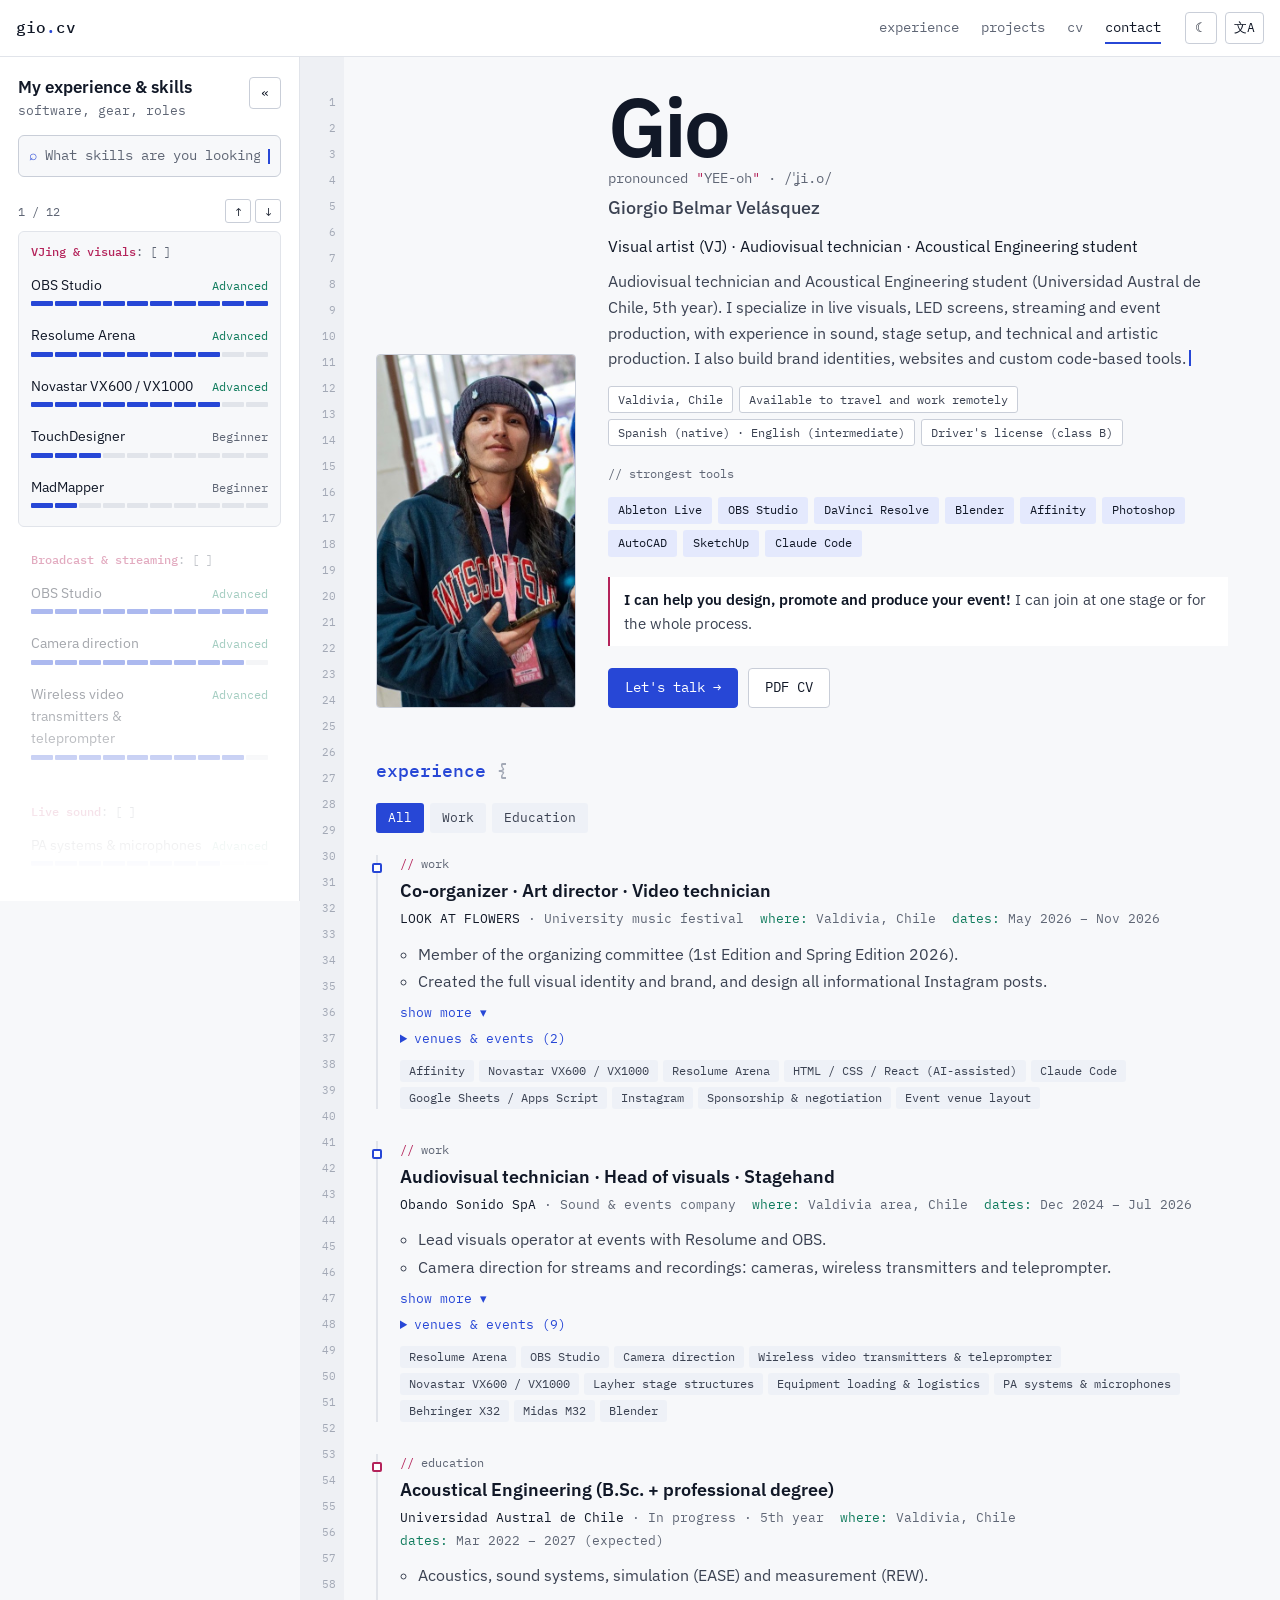
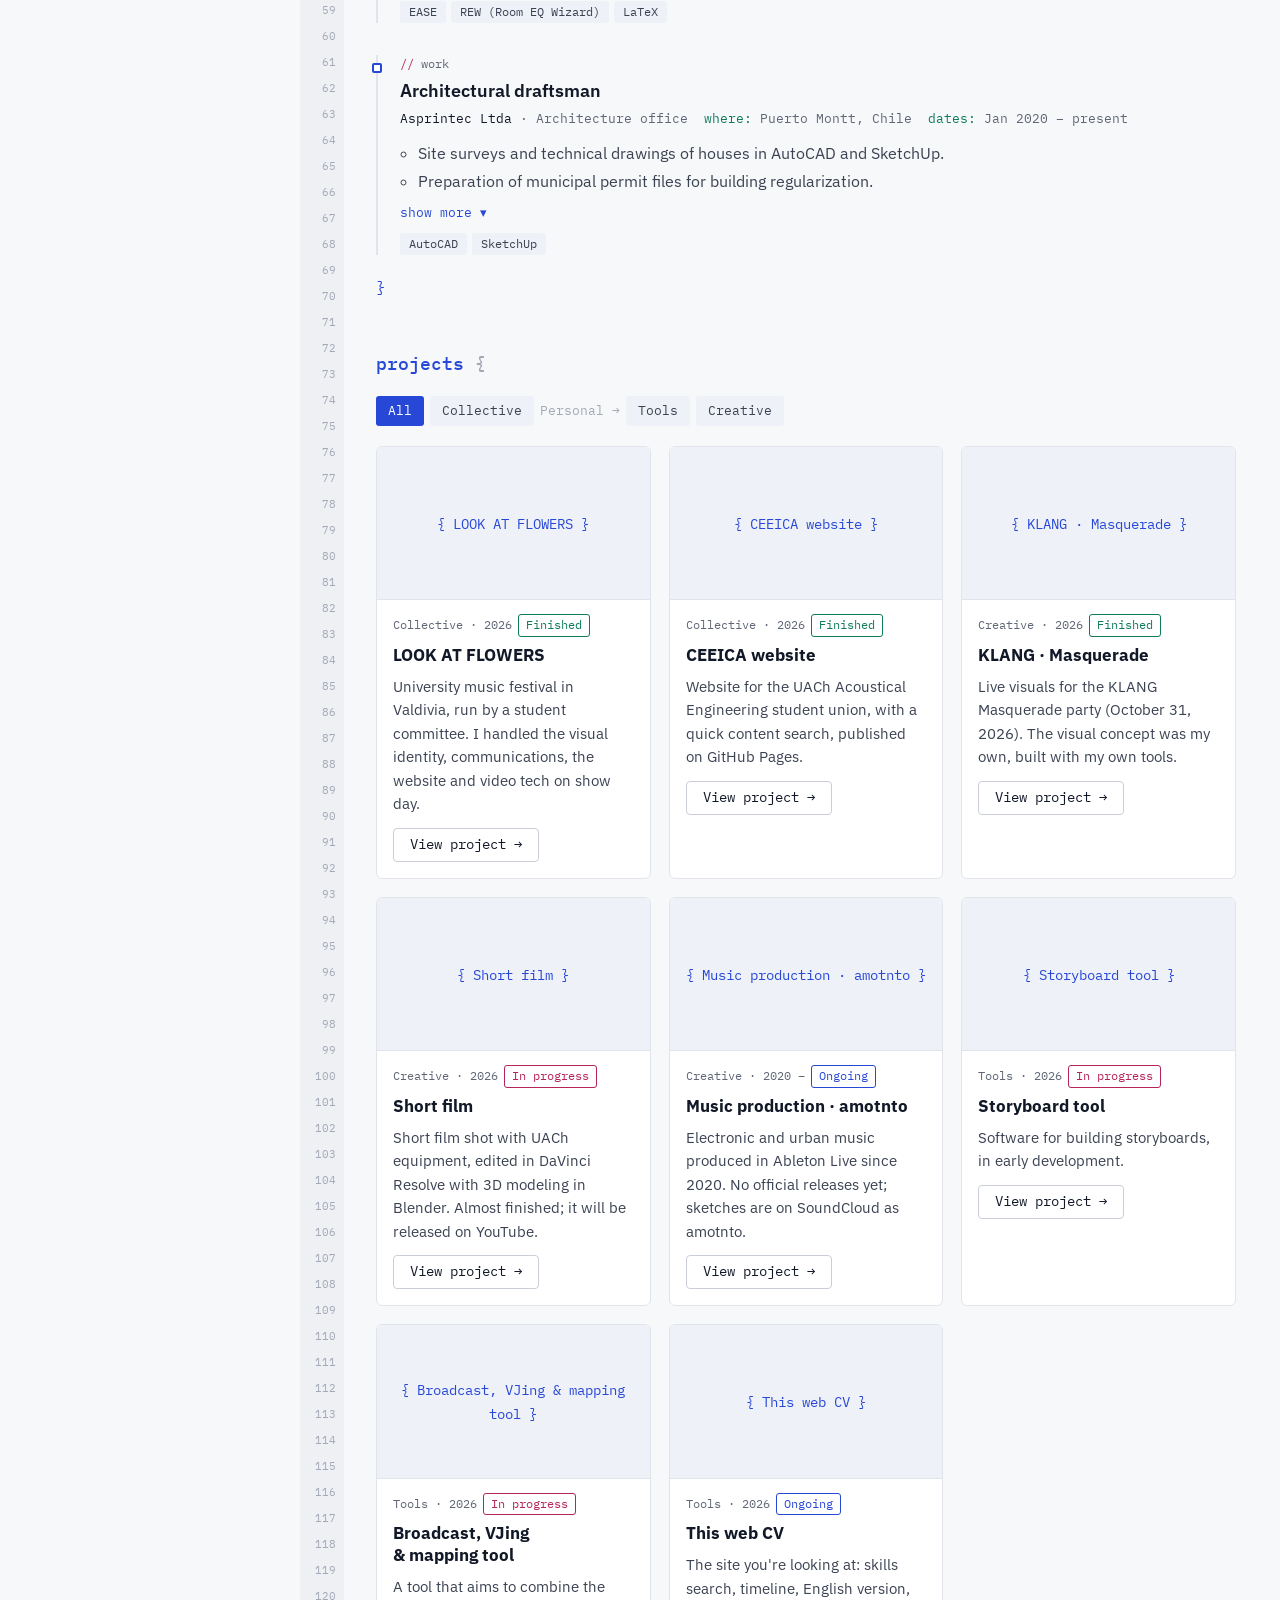
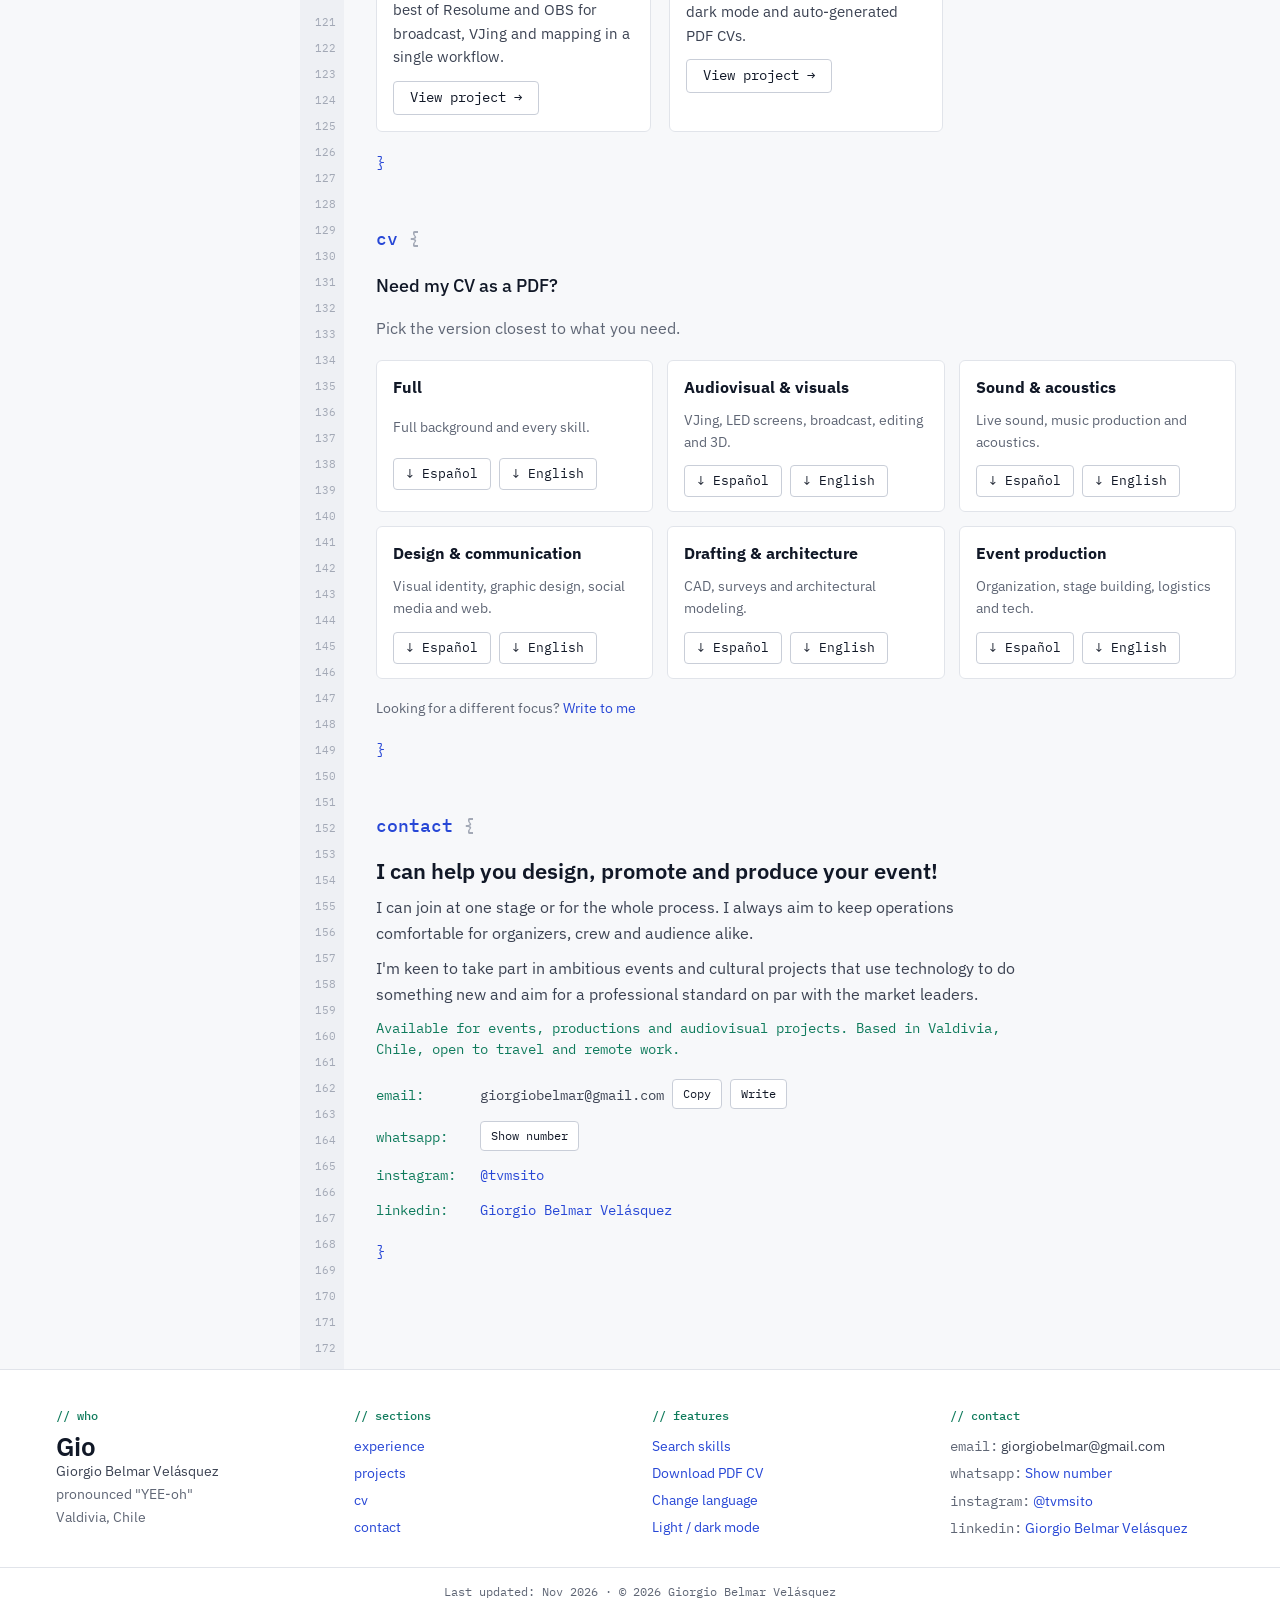
<file: index.html>
<!doctype html>
<html lang="es">
<head>
<meta charset="utf-8">
<meta name="viewport" content="width=device-width, initial-scale=1, viewport-fit=cover">
<title>Gio · Visualista y técnico audiovisual</title>
<meta name="description" content="CV de Gio (Giorgio Belmar Velásquez): visuales en vivo, pantallas LED, broadcast, sonido y diseño para eventos. Valdivia, Chile.">
<meta property="og:type" content="profile">
<meta property="og:title" content="Gio · Visualista y técnico audiovisual">
<meta property="og:description" content="Visuales en vivo, pantallas LED, broadcast, sonido y diseño para eventos. Valdivia, Chile.">
<meta property="og:image" content="https://gio-belmar.github.io/assets/og.png">
<meta property="og:url" content="https://gio-belmar.github.io/">
<meta name="twitter:card" content="summary_large_image">
<meta name="theme-color" content="#2747d6">
<link rel="icon" href="assets/favicon.svg" type="image/svg+xml">
<script>
  /* Aplica tema e idioma antes de pintar, para evitar parpadeo */
  (function(){try{var t=localStorage.getItem('gio-theme');if(t)document.documentElement.dataset.theme=t;}catch(e){}})();
</script>
<link rel="preconnect" href="https://fonts.googleapis.com">
<link rel="preconnect" href="https://fonts.gstatic.com" crossorigin>
<link rel="stylesheet" href="https://fonts.googleapis.com/css2?family=IBM+Plex+Mono:wght@400;500&family=IBM+Plex+Sans:wght@400;500;600&display=swap">
<link rel="stylesheet" href="css/style.css">
</head>
<body data-page="home">
<a class="skip" href="#main" data-i18n="skip">Saltar al contenido</a>

<header class="nav" id="top">
  <div class="nav-in">
    <a class="brand" href="#top" aria-label="Gio, inicio">gio<b>.</b>cv</a>
    <nav class="links" id="navLinks" aria-label="Secciones">
      <a href="#trayectoria" data-i18n="nav.timeline">trayectoria</a>
      <a href="#proyectos" data-i18n="nav.projects">proyectos</a>
      <a href="#cv" data-i18n="nav.cv">cv</a>
      <a href="#contacto" data-i18n="nav.contact">contacto</a>
    </nav>
    <div class="nav-tools">
      <button class="icon-btn" id="themeBtn" type="button" aria-label="Cambiar a modo oscuro">☾</button>
      <div class="lang">
        <button class="icon-btn" id="langBtn" type="button" aria-haspopup="true" aria-expanded="false" aria-controls="langMenu" aria-label="Idioma / Language">文A</button>
        <div class="lang-menu" id="langMenu" role="menu" hidden>
          <button type="button" role="menuitemradio" data-lang="es">Español</button>
          <button type="button" role="menuitemradio" data-lang="en">English</button>
        </div>
      </div>
      <button class="icon-btn menu-btn" id="menuBtn" type="button" aria-expanded="false" aria-controls="navLinks" aria-label="Menú">☰</button>
    </div>
  </div>
</header>

<div class="layout">
  <aside class="side" id="side" aria-label="Habilidades">
    <div class="side-in">
      <div class="side-head">
        <div>
          <h2 class="side-title" data-i18n="side.title">Mi experiencia y habilidades</h2>
          <p class="side-sub" data-i18n="side.sub">softwares, equipos, roles</p>
        </div>
        <button class="icon-btn side-toggle" id="sideToggle" type="button" aria-expanded="true" aria-controls="side" aria-label="Plegar panel">«</button>
      </div>
      <div class="search-wrap">
        <label class="search" for="q">
          <span class="search-p" aria-hidden="true">⌕</span>
          <input id="q" type="search" autocomplete="off" spellcheck="false" placeholder="¿Qué habilidades buscas?">
          <span class="cur blink" aria-hidden="true"></span>
          <button type="button" class="clear" id="qClear" aria-label="Limpiar búsqueda" hidden>✕</button>
        </label>
        <div class="areas" id="areas" hidden></div>
      </div>
      <div id="results" class="results" hidden aria-live="polite"></div>
      <div id="carousel" class="car" aria-roledescription="carrusel"></div>
    </div>
  </aside>

  <main class="main" id="main">
    <div class="gutter" id="gutter" aria-hidden="true"></div>

    <section class="hero" id="hero"></section>

    <section class="sec" id="trayectoria" aria-labelledby="h-tl">
      <h2 class="sec-h" id="h-tl"><b data-i18n="sec.timeline">trayectoria</b> <i>{</i></h2>
      <div class="filters" id="tlFilter" role="group"></div>
      <ol class="tl" id="timeline"></ol>
      <p class="close">}</p>
    </section>

    <section class="sec" id="proyectos" aria-labelledby="h-pr">
      <h2 class="sec-h" id="h-pr"><b data-i18n="sec.projects">proyectos</b> <i>{</i></h2>
      <div class="filters" id="prFilter" role="group"></div>
      <div class="cards" id="projects"></div>
      <p class="close">}</p>
    </section>

    <section class="sec" id="cv" aria-labelledby="h-cv">
      <h2 class="sec-h" id="h-cv"><b data-i18n="sec.cv">cv</b> <i>{</i></h2>
      <p class="lead" data-i18n="cv.title">¿Necesitas mi CV en PDF?</p>
      <p class="muted" data-i18n="cv.sub">Elige la versión que más se acerque a lo que buscas.</p>
      <div class="pdfs" id="pdfs"></div>
      <p class="muted small"><span data-i18n="cv.other">¿Buscas otro enfoque?</span> <a href="#contacto" data-i18n="cv.write">Escríbeme</a></p>
      <p class="close">}</p>
    </section>

    <section class="sec" id="contacto" aria-labelledby="h-ct">
      <h2 class="sec-h" id="h-ct"><b data-i18n="sec.contact">contacto</b> <i>{</i></h2>
      <div class="pitch" id="availability"></div>
      <dl class="contact" id="contact"></dl>
      <p class="close">}</p>
    </section>
  </main>
</div>

<button class="fab" id="fab" type="button" aria-controls="side" aria-expanded="false" data-i18n="fab">Habilidades</button>
<div class="scrim" id="scrim" hidden></div>
<div class="pop" id="pop" role="tooltip" hidden></div>

<footer class="foot" id="footer"></footer>

<script src="js/app.js"></script>
</body>
</html>
</file>
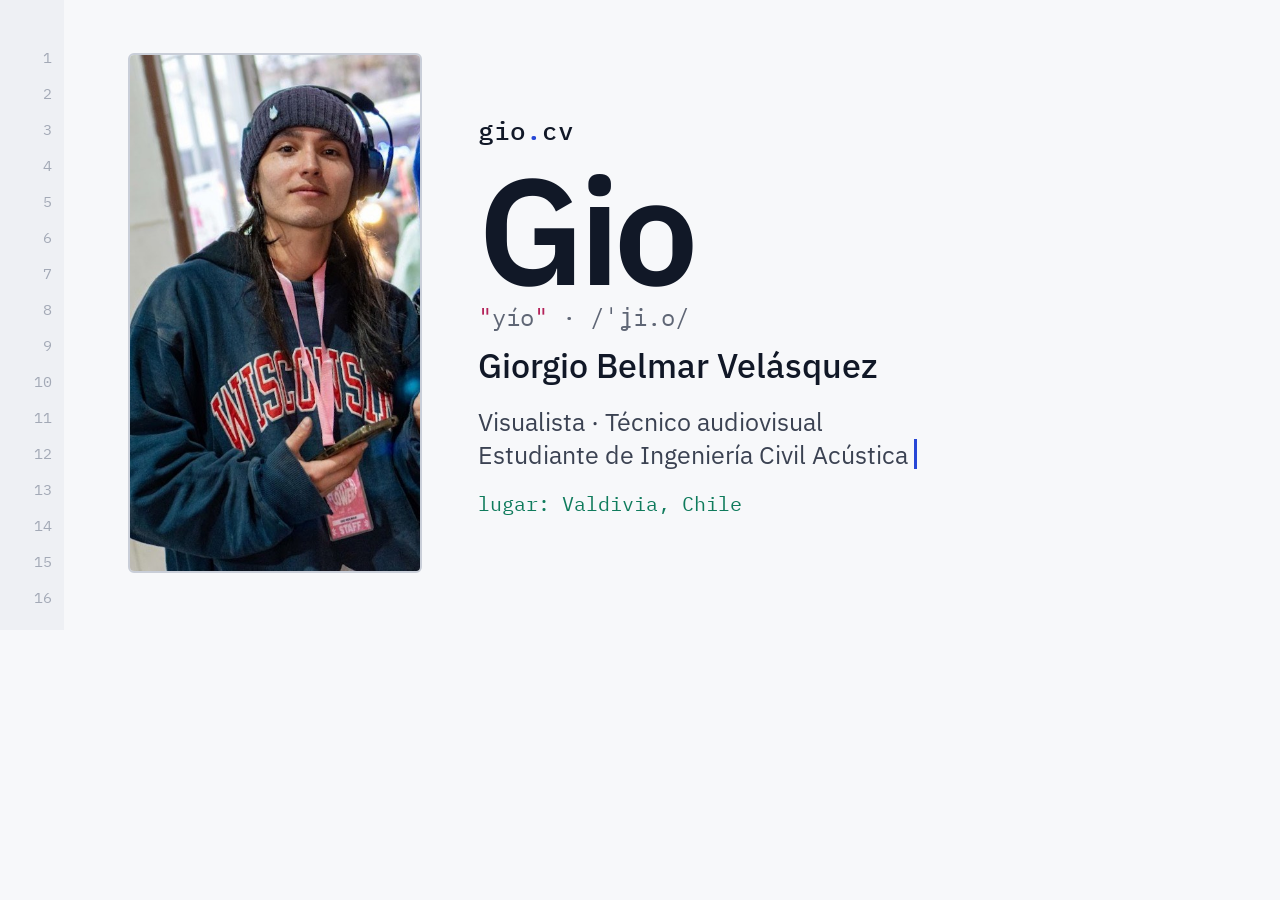
<file: og.html>
<!doctype html>
<html lang="es">
<head>
<meta charset="utf-8">
<title>Vista previa · Gio</title>
<meta name="robots" content="noindex">
<link rel="stylesheet" href="https://fonts.googleapis.com/css2?family=IBM+Plex+Mono:wght@400;500&family=IBM+Plex+Sans:wght@500;600&display=swap">
<style>
/* Imagen de vista previa al compartir (1200 × 630). La genera scripts/build-pdfs.mjs como assets/og.png. */
html, body { margin: 0; }
body { width: 1200px; height: 630px; background: #f7f8fa; font-family: "IBM Plex Sans", sans-serif; color: #111827; display: grid; grid-template-columns: 64px 1fr; overflow: hidden; }
.gut { background: #eef0f4; color: #a3a9b6; font: 400 15px/36px "IBM Plex Mono", monospace; text-align: right; padding: 40px 12px 0 0; white-space: pre; }
.in { display: grid; grid-template-columns: auto 1fr; gap: 56px; align-items: center; padding: 0 72px 0 64px; }
.ph { width: 290px; height: 375px; border: 2px solid #c9ced8; border-radius: 6px; object-fit: cover;
  background: repeating-linear-gradient(0deg,#e1e4ea 0 1px,transparent 1px 18px), repeating-linear-gradient(90deg,#e1e4ea 0 1px,#fff 1px 18px); }
.brand { font: 500 26px "IBM Plex Mono", monospace; } .brand b { color: #2747d6; font-weight: 500; }
h1 { font-size: 150px; line-height: .85; margin: 18px 0 8px; font-weight: 600; letter-spacing: -.04em; }
.say { font: 400 24px "IBM Plex Mono", monospace; color: #5f6675; } .say b { color: #b4235a; font-weight: 400; }
.full { font-size: 34px; font-weight: 500; margin-top: 10px; }
.tag { font-size: 25px; color: #3b4252; margin-top: 18px; line-height: 1.35; }
.loc { font: 400 20px "IBM Plex Mono", monospace; color: #0f7b5c; margin-top: 18px; }
.cur { display: inline-block; width: 3px; height: 30px; background: #2747d6; vertical-align: -5px; margin-left: 6px; }
</style>
</head>
<body>
<div class="gut">1
2
3
4
5
6
7
8
9
10
11
12
13
14
15
16</div>
<div class="in">
  <div id="ph"><div class="ph"></div></div>
  <div>
    <div class="brand">gio<b>.</b>cv</div>
    <h1>Gio</h1>
    <div class="say"><b>"</b>yío<b>"</b> · /ˈʝi.o/</div>
    <div class="full">Giorgio Belmar Velásquez</div>
    <div class="tag">Visualista · Técnico audiovisual<br>Estudiante de Ingeniería Civil Acústica<span class="cur"></span></div>
    <div class="loc">lugar: Valdivia, Chile</div>
  </div>
</div>
<script>
fetch('data/cv.json').then(r => r.json()).then(async D => {
  if (D.profile.photo) document.getElementById('ph').innerHTML = '<img class="ph" style="height:auto;width:290px;max-height:540px" src="' + D.profile.photo + '" alt="">';
  await document.fonts.ready;
  const img = document.querySelector('#ph img');
  if (img && !img.complete) await new Promise(r => { img.onload = img.onerror = r; });
  document.body.dataset.ready = '1';
});
</script>
</body>
</html>
</file>
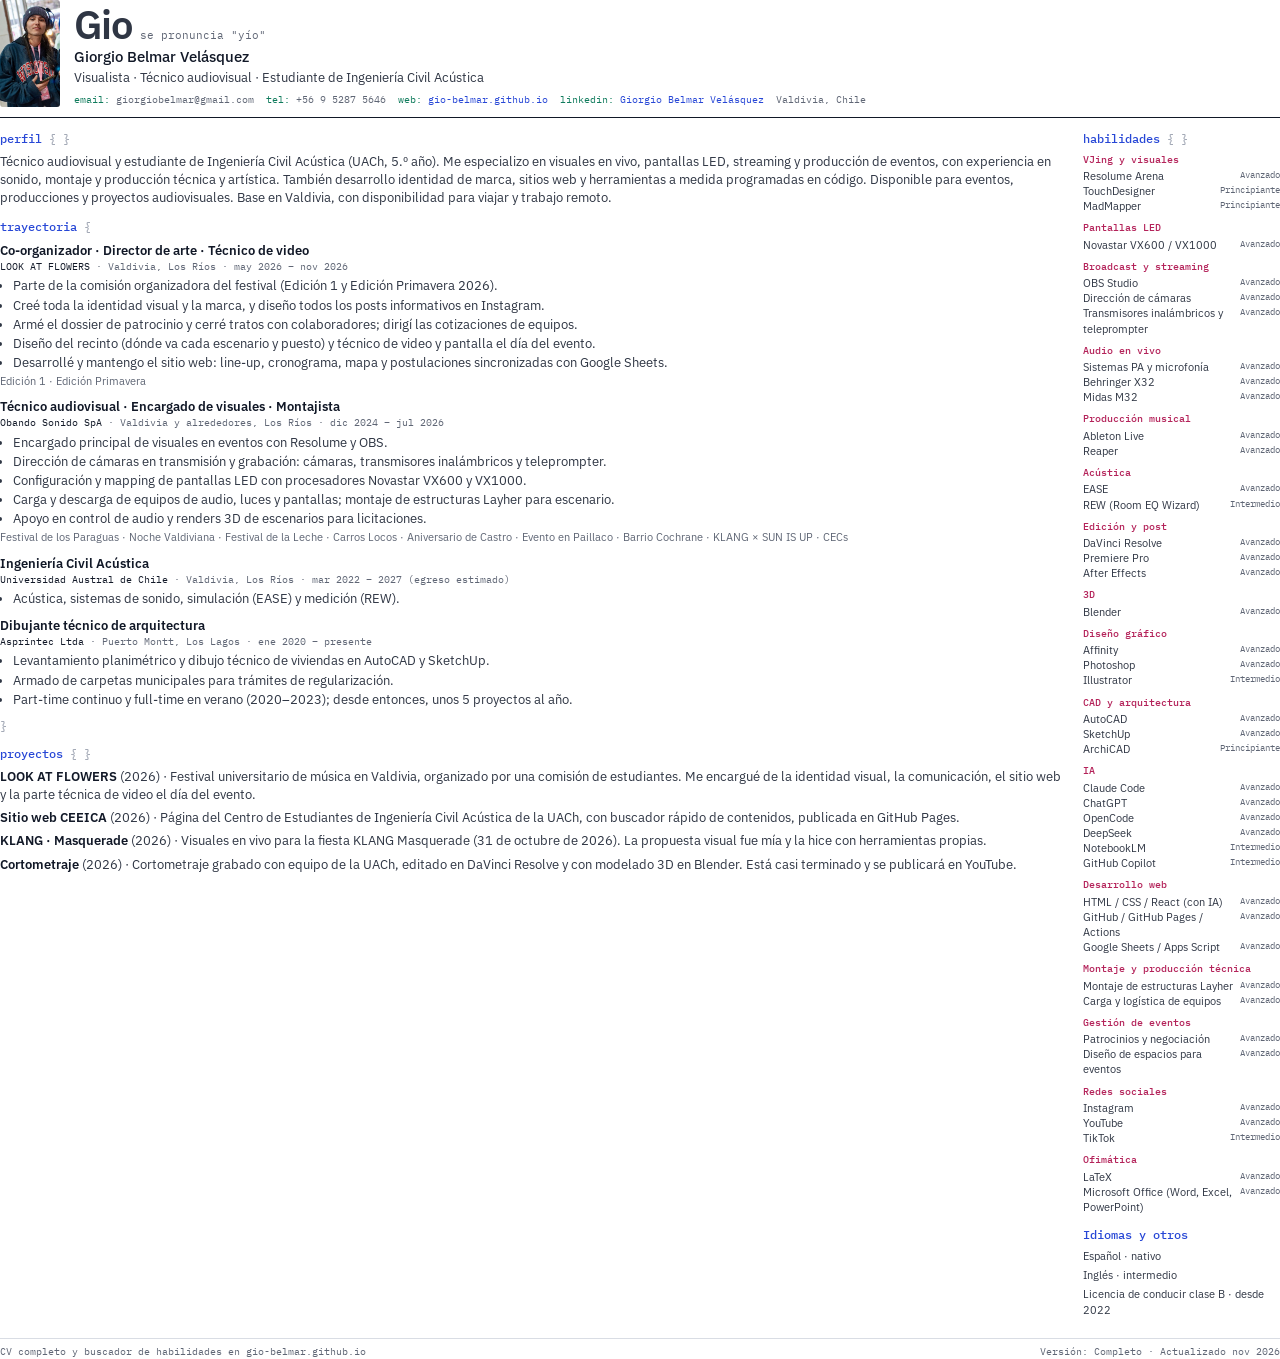
<file: print.html>
<!doctype html>
<html lang="es">
<head>
<meta charset="utf-8">
<title>CV · Giorgio Belmar Velásquez</title>
<meta name="robots" content="noindex">
<link rel="stylesheet" href="https://fonts.googleapis.com/css2?family=IBM+Plex+Mono:wght@400;500&family=IBM+Plex+Sans:wght@400;500;600&display=swap">
<style>
/* Plantilla de impresión de los CV en PDF (tamaño carta). La usa scripts/build-pdfs.mjs. */
@page { size: Letter; margin: 14mm 15mm 14mm 15mm; }
:root { --ink: #111827; --text: #2f3644; --muted: #5f6675; --line: #d9dde4; --blue: #2747d6; --pink: #b4235a; --green: #0f7b5c;
  --sans: "IBM Plex Sans", Arial, sans-serif; --mono: "IBM Plex Mono", Menlo, monospace; }
* { box-sizing: border-box; }
html, body { margin: 0; background: #fff; color: var(--text); font: 400 9.6pt/1.42 var(--sans); }
a { color: var(--blue); text-decoration: none; }
h1, h2, h3 { color: var(--ink); margin: 0; }
.head { display: grid; grid-template-columns: auto 1fr; gap: 14px; align-items: end; padding-bottom: 10px; border-bottom: 1.5px solid var(--ink); }
.ph { width: 60px; height: auto; border-radius: 3px; }
.name { font-size: 30pt; line-height: .9; font-weight: 600; letter-spacing: -.03em; }
.name small { font-family: var(--mono); font-size: 8pt; font-weight: 400; color: var(--muted); letter-spacing: 0; margin-left: 8px; }
.full { font-size: 11.5pt; font-weight: 500; color: var(--ink); margin-top: 4px; }
.tag { color: var(--text); margin-top: 1px; }
.contact { font-family: var(--mono); font-size: 7.8pt; color: var(--muted); display: flex; flex-wrap: wrap; gap: 2px 12px; margin-top: 5px; }
.contact b { color: var(--green); font-weight: 400; }
.version { font-family: var(--mono); font-size: 7.5pt; color: var(--pink); }
.cols { display: grid; grid-template-columns: 1fr 2.05in; gap: 18px; margin-top: 12px; }
.sec { margin-bottom: 11px; break-inside: auto; }
.sec h2 { font-family: var(--mono); font-size: 9pt; font-weight: 500; color: var(--blue); margin-bottom: 6px; }
.sec h2 i { color: #a3a9b6; font-style: normal; }
.summary { margin: 0; }
.job { margin-bottom: 8px; break-inside: avoid; }
.job h3 { font-size: 10pt; font-weight: 600; }
.job .meta { font-family: var(--mono); font-size: 7.6pt; color: var(--muted); }
.job .meta .org { color: var(--ink); }
.job ul { margin: 3px 0 0; padding-left: 13px; }
.job li { margin: 1px 0; }
.job .ev { font-size: 8pt; color: var(--muted); margin-top: 2px; }
.sk-g { margin-bottom: 7px; break-inside: avoid; }
.sk-g h3 { font-family: var(--mono); font-size: 7.6pt; font-weight: 500; color: var(--pink); margin-bottom: 2px; }
.sk { display: flex; justify-content: space-between; gap: 6px; font-size: 8.4pt; line-height: 1.35; }
.sk span:last-child { font-family: var(--mono); font-size: 7pt; color: var(--muted); white-space: nowrap; }
.side p { margin: 0 0 3px; font-size: 8.4pt; }
.proj { margin-bottom: 5px; break-inside: avoid; }
.proj b { color: var(--ink); font-weight: 600; }
.foot { margin-top: 8px; padding-top: 6px; border-top: 1px solid var(--line); font-family: var(--mono); font-size: 7.4pt; color: var(--muted); display: flex; justify-content: space-between; }
</style>
</head>
<body>
<div id="cv"></div>
<script>
(async function () {
  const P = new URLSearchParams(location.search);
  const lang = P.get('lang') === 'en' ? 'en' : 'es';
  const D = await (await fetch('data/cv.json')).json();
  const L = o => o == null ? '' : (typeof o === 'string' ? o : (o[lang] ?? o.es));
  const esc = s => String(s).replace(/[&<>"]/g, c => ({ '&': '&amp;', '<': '&lt;', '>': '&gt;', '"': '&quot;' }[c]));
  const T = {
    es: { profile: 'perfil', exp: 'trayectoria', skills: 'habilidades', roles: 'roles', projects: 'proyectos', more: 'más', present: 'presente', web: 'web', hi: 'Avanzado', mid: 'Intermedio', lo: 'Principiante', ver: 'Versión', updated: 'Actualizado', months: ['ene','feb','mar','abr','may','jun','jul','ago','sep','oct','nov','dic'], full: 'CV completo y buscador de habilidades en' },
    en: { profile: 'profile', exp: 'experience', skills: 'skills', roles: 'roles', projects: 'projects', more: 'more', present: 'present', web: 'web', hi: 'Advanced', mid: 'Intermediate', lo: 'Beginner', ver: 'Version', updated: 'Updated', months: ['Jan','Feb','Mar','Apr','May','Jun','Jul','Aug','Sep','Oct','Nov','Dec'], full: 'Full CV and skills search at' }
  }[lang];
  const v = D.cvVersions.find(x => x.id === P.get('v')) || D.cvVersions[0];
  const inV = s => !v.areas || (s.areas || []).some(a => v.areas.includes(a));
  const fmt = ym => { if (!ym) return T.present; const [y, m] = ym.split('-'); return T.months[+m - 1] + ' ' + y; };
  const range = e => fmt(e.from) + ' – ' + (e.toLabel ? L(e.toLabel) : fmt(e.to));
  const lv = n => n == null ? '' : n >= 70 ? T.hi : n >= 40 ? T.mid : T.lo;
  const p = D.profile, m = D.meta;
  const site = m.siteUrl.replace(/^https?:\/\//, '').replace(/\/$/, '');

  // Experiencia: en versiones enfocadas, primero las entradas con más habilidades del área.
  const relevance = e => (e.skills || []).filter(id => { const s = D.skills.find(x => x.id === id); return s && inV(s); }).length;
  let tl = D.timeline.slice().sort((a, b) => b.from.localeCompare(a.from));
  if (v.areas) tl = tl.slice().sort((a, b) => (a.type === 'edu') - (b.type === 'edu') || relevance(b) - relevance(a));

  // Habilidades agrupadas por área
  const areaIds = v.areas || D.areas.map(a => a.id).filter(id => id !== 'other');
  const groups = areaIds.map(id => ({ a: D.areas.find(x => x.id === id), s: D.skills.filter(s => (s.areas || [])[0] === id || ((s.areas || []).includes(id) && v.areas && !v.areas.includes((s.areas || [])[0]))) }))
    .filter(g => g.a && g.s.length);
  const seen = new Set();
  groups.forEach(g => { g.s = g.s.filter(s => !seen.has(s.id) && seen.add(s.id)).sort((a, b) => (b.level || 0) - (a.level || 0)); });

  const projects = D.projects.filter(pr => pr.id !== 'cvweb' && (!v.areas || (pr.skills || []).some(id => { const s = D.skills.find(x => x.id === id); return s && inV(s); }))).slice(0, 4);
  const other = D.skills.filter(s => (s.areas || []).includes('other'));

  document.documentElement.lang = lang;
  document.title = 'CV ' + L(v) + ' · ' + p.fullName;
  document.getElementById('cv').innerHTML =
    '<header class="head">' + (p.photo ? '<img class="ph" src="' + esc(p.photo) + '" alt="">' : '') +
    '<div><div class="name">' + esc(p.name) + '<small>' + esc(L(p.say)) + '</small></div>' +
    '<div class="full">' + esc(p.fullName) + '</div><div class="tag">' + esc(L(p.tagline)) + '</div>' +
    '<div class="contact"><span><b>email:</b> ' + esc(m.email) + '</span><span><b>tel:</b> ' + esc(m.phone.join(' ')) + '</span>' +
    '<span><b>' + T.web + ':</b> <a href="' + esc(m.siteUrl) + '">' + esc(site) + '</a></span>' +
    (m.links.linkedin ? '<span><b>linkedin:</b> <a href="' + esc(m.links.linkedin.url) + '">' + esc(m.links.linkedin.label) + '</a></span>' : '') +
    '<span>' + esc(L(p.facts[0])) + '</span></div></div></header>' +
    '<div class="cols"><main>' +
    '<section class="sec"><h2>' + T.profile + ' <i>{ }</i></h2><p class="summary">' + esc(L(p.summary)) + ' ' + esc(L(p.availability)) + '</p></section>' +
    '<section class="sec"><h2>' + T.exp + ' <i>{</i></h2>' + tl.map(e =>
      '<div class="job"><h3>' + esc(L(e.role)) + '</h3><div class="meta"><span class="org">' + esc(e.org) + '</span> · ' + esc(L(e.place)) + ' · ' + esc(range(e)) + '</div>' +
      '<ul>' + (L(e.bullets) || []).map(b => '<li>' + esc(b) + '</li>').join('') + '</ul>' +
      (e.events && e.events.length ? '<div class="ev">' + esc(e.events.map(x => x.name).join(' · ')) + '</div>' : '') + '</div>').join('') + '<h2><i>}</i></h2></section>' +
    (projects.length ? '<section class="sec"><h2>' + T.projects + ' <i>{ }</i></h2>' + projects.map(pr => '<div class="proj"><b>' + esc(L(pr.title)) + '</b> (' + esc(pr.year) + ') · ' + esc(L(pr.abstract)) + '</div>').join('') + '</section>' : '') +
    '</main><aside class="side">' +
    '<section class="sec"><h2>' + T.skills + ' <i>{ }</i></h2>' + groups.map(g => '<div class="sk-g"><h3>' + esc(L(g.a)) + '</h3>' +
      g.s.map(s => '<div class="sk"><span>' + esc(L(s.name)) + '</span><span>' + esc(lv(s.level)) + '</span></div>').join('') + '</div>').join('') + '</section>' +
    '<section class="sec"><h2>' + esc(L(D.areas.find(a => a.id === 'other'))) + '</h2>' + other.map(s => '<p>' + esc(L(s.name)) + (s.note ? ' · ' + esc(L(s.note)) : '') + '</p>').join('') + '</section>' +
    '</aside></div>' +
    '<div class="foot"><span>' + T.full + ' ' + esc(site) + '</span><span>' + T.ver + ': ' + esc(L(v)) + ' · ' + T.updated + ' ' + esc(fmt(m.updated)) + '</span></div>';
  await document.fonts.ready;
  document.body.dataset.ready = '1';
})();
</script>
</body>
</html>
</file>
<file: css/style.css>
/* gio.cv · dirección "Editor"
   Layout: barra fija arriba; panel de habilidades a la izquierda (hoja inferior en celular);
   contenido con margen de números de línea y secciones que abren y cierran con { } */

:root {
  --bg: #f7f8fa;
  --panel: #ffffff;
  --fg: #111827;
  --text: #3b4252;
  --muted: #5f6675;
  --faint: #a3a9b6;
  --line: #e1e4ea;
  --line2: #c9ced8;
  --chip: #eef1f7;
  --gutter: #eef0f4;
  --blue: #2747d6;
  --blue-soft: #e4e9fd;
  --pink: #b4235a;
  --green: #0f7b5c;
  --shadow: 0 10px 30px rgba(17, 24, 39, .12);
  --sans: "IBM Plex Sans", system-ui, -apple-system, "Segoe UI", sans-serif;
  --mono: "IBM Plex Mono", ui-monospace, "SFMono-Regular", Menlo, monospace;
  --nav-h: 56px;
  --side-w: 300px;
  --gut-w: 44px;
  --lh: 26px;
  color-scheme: light;
}
@media (prefers-color-scheme: dark) {
  :root:not([data-theme="light"]) {
    --bg: #0f131a; --panel: #141922; --fg: #e7eaf0; --text: #c3c9d4; --muted: #8b93a3; --faint: #4f5868;
    --line: #232a36; --line2: #323b4a; --chip: #1c2330; --gutter: #121720;
    --blue: #7b93ff; --blue-soft: #1d2645; --pink: #ff7aa8; --green: #43d3a5;
    --shadow: 0 10px 30px rgba(0, 0, 0, .45); color-scheme: dark;
  }
}
:root[data-theme="dark"] {
  --bg: #0f131a; --panel: #141922; --fg: #e7eaf0; --text: #c3c9d4; --muted: #8b93a3; --faint: #4f5868;
  --line: #232a36; --line2: #323b4a; --chip: #1c2330; --gutter: #121720;
  --blue: #7b93ff; --blue-soft: #1d2645; --pink: #ff7aa8; --green: #43d3a5;
  --shadow: 0 10px 30px rgba(0, 0, 0, .45); color-scheme: dark;
}

*, *::before, *::after { box-sizing: border-box; }
html { scroll-behavior: smooth; scroll-padding-top: calc(var(--nav-h) + 16px); -webkit-text-size-adjust: 100%; }
@media (prefers-reduced-motion: reduce) { html { scroll-behavior: auto; } }
body {
  margin: 0; background: var(--bg); color: var(--text);
  font: 400 16px/1.6 var(--sans);
  padding-top: env(safe-area-inset-top, 0px);
}
[hidden] { display: none !important; }
img { max-width: 100%; display: block; }
a { color: var(--blue); text-decoration: none; }
a:hover { text-decoration: underline; text-underline-offset: 3px; }
:focus-visible { outline: 2px solid var(--blue); outline-offset: 2px; border-radius: 2px; }
button { font: inherit; color: inherit; }
h1, h2, h3 { color: var(--fg); text-wrap: balance; }
.mono { font-family: var(--mono); }
.muted { color: var(--muted); }
.small { font-size: .875rem; }
.skip { position: absolute; left: -999px; top: 8px; background: var(--blue); color: #fff; padding: 8px 12px; z-index: 100; }
.skip:focus { left: 8px; }

/* ---------- Barra de navegación ---------- */
.nav {
  position: sticky; top: env(safe-area-inset-top, 0px); z-index: 40;
  background: var(--panel); border-bottom: 1px solid var(--line);
}
body::before { content: ""; position: fixed; inset: 0 0 auto; height: env(safe-area-inset-top, 0px); background: var(--panel); z-index: 41; }
.nav-in {
  height: var(--nav-h); display: flex; align-items: center; gap: 24px;
  padding-left: max(16px, env(safe-area-inset-left, 0px)); padding-right: max(16px, env(safe-area-inset-right, 0px));
  font-family: var(--mono); font-size: .875rem;
}
.brand { color: var(--fg); font-weight: 500; font-size: 1rem; }
.brand b { color: var(--blue); font-weight: 500; }
.brand:hover { text-decoration: none; }
.links { display: flex; gap: 22px; margin-left: auto; }
.links a { color: var(--muted); padding: 4px 0; border-bottom: 2px solid transparent; }
.links a:hover { color: var(--fg); text-decoration: none; }
.links a.on { color: var(--fg); border-bottom-color: var(--blue); }
.nav-tools { display: flex; gap: 8px; align-items: center; }
.icon-btn {
  background: transparent; border: 1px solid var(--line2); color: var(--fg); border-radius: 4px;
  height: 32px; min-width: 32px; padding: 0 8px; cursor: pointer; font-family: var(--mono); font-size: .8rem;
}
.icon-btn:hover { border-color: var(--blue); }
.lang { position: relative; }
.lang-menu {
  position: absolute; right: 0; top: calc(100% + 6px); background: var(--panel); border: 1px solid var(--line2);
  border-radius: 6px; box-shadow: var(--shadow); display: grid; min-width: 150px; padding: 4px; z-index: 50;
}
.lang-menu button { background: none; border: 0; text-align: left; padding: 8px 10px; border-radius: 4px; cursor: pointer; font-family: var(--sans); font-size: .9rem; }
.lang-menu button:hover { background: var(--chip); }
.lang-menu button[aria-checked="true"] { color: var(--blue); font-weight: 600; }
.lang-menu button[aria-checked="true"]::before { content: "▸ "; }
.menu-btn { display: none; }

/* ---------- Estructura ---------- */
.layout { display: grid; grid-template-columns: var(--side-w) minmax(0, 1fr); align-items: start; }
.layout.collapsed { grid-template-columns: 52px minmax(0, 1fr); }

/* ---------- Panel lateral ---------- */
.side {
  position: sticky; top: calc(var(--nav-h) + env(safe-area-inset-top, 0px));
  height: calc(100vh - var(--nav-h) - env(safe-area-inset-top, 0px)); height: calc(100dvh - var(--nav-h) - env(safe-area-inset-top, 0px));
  background: var(--panel); border-right: 1px solid var(--line); overflow: hidden;
}
.side-in { height: 100%; overflow-y: auto; padding: 20px 18px 28px; display: flex; flex-direction: column; gap: 14px; }
.side-head { display: flex; justify-content: space-between; gap: 10px; align-items: flex-start; }
.side-title { font-size: 1.05rem; line-height: 1.3; margin: 0; font-weight: 600; }
.side-sub { margin: 2px 0 0; font-family: var(--mono); font-size: .8rem; color: var(--muted); }
.layout.collapsed .side-in > :not(.side-head) { display: none; }
.layout.collapsed .side-head > div { display: none; }
.layout.collapsed .side-in { padding: 14px 9px; }

.search-wrap { position: sticky; top: -20px; background: var(--panel); padding: 6px 0 8px; margin-top: -6px; z-index: 2; display: grid; gap: 10px; }
.search {
  display: flex; align-items: center; gap: 8px; border: 1px solid var(--line2); background: var(--bg);
  border-radius: 6px; padding: 0 10px; height: 42px; font-family: var(--mono); font-size: .85rem; cursor: text;
}
.search:focus-within { border-color: var(--blue); box-shadow: 0 0 0 3px var(--blue-soft); }
.search-p { color: var(--blue); }
.search input { flex: 1; min-width: 0; border: 0; background: transparent; outline: none; font: inherit; color: var(--fg); padding: 0; }
.search input::placeholder { color: var(--muted); }
.search input::-webkit-search-cancel-button { display: none; }
.search .cur { width: 2px; height: 1.1em; background: var(--blue); flex: none; }
.search:focus-within .cur, .search.has-text .cur { display: none; }
.clear { border: 0; background: none; color: var(--muted); cursor: pointer; padding: 4px; }
.cur.blink { animation: none; }
@media (prefers-reduced-motion: no-preference) { .cur.blink { animation: blink 1.05s steps(1) infinite; } }
@keyframes blink { 50% { opacity: 0; } }

.areas { display: flex; flex-wrap: wrap; gap: 6px; }
.chip {
  font-family: var(--mono); font-size: .75rem; padding: 4px 9px; border-radius: 3px;
  background: var(--chip); color: var(--text); border: 1px solid transparent; cursor: pointer; line-height: 1.4;
}
.chip:hover { border-color: var(--line2); }
.chip[aria-pressed="true"] { background: var(--blue); color: var(--panel); }

.results { display: grid; gap: 4px; }
.res-count { font-family: var(--mono); font-size: .75rem; color: var(--muted); margin: 0 0 4px; }
.empty { font-size: .9rem; color: var(--muted); }

.skill {
  display: grid; gap: 5px; padding: 8px; margin: 0 -8px; border-radius: 4px; cursor: pointer;
  background: none; border: 0; text-align: left; width: calc(100% + 16px);
}
.skill:hover, .skill:focus-visible { background: var(--chip); }
.skill-top { display: flex; justify-content: space-between; gap: 10px; font-size: .875rem; color: var(--fg); align-items: baseline; }
.skill-top small { color: var(--muted); font-size: .75rem; }
.lvl { font-family: var(--mono); font-size: .72rem; color: var(--green); white-space: nowrap; }
.lvl.mid { color: var(--blue); }
.lvl.low { color: var(--muted); }
.bar { display: grid; grid-template-columns: repeat(10, 1fr); gap: 2px; }
.bar i { height: 5px; background: var(--line); border-radius: 1px; }
.bar i.f { background: var(--blue); }

.car { display: flex; flex-direction: column; gap: 8px; flex: 1 1 auto; min-height: 220px; }
.car-h { display: flex; justify-content: space-between; align-items: center; gap: 8px; font-family: var(--mono); font-size: .75rem; color: var(--muted); }
.car-nav { display: flex; gap: 4px; }
.car-nav button { border: 1px solid var(--line2); background: var(--panel); border-radius: 3px; width: 26px; height: 24px; cursor: pointer; font-size: .75rem; color: var(--fg); }
.car-pos { font-variant-numeric: tabular-nums; }
.car-view {
  flex: 1 1 auto; min-height: 0; overflow: hidden; position: relative;
  -webkit-mask-image: linear-gradient(to bottom, #000 72%, transparent);
  mask-image: linear-gradient(to bottom, #000 72%, transparent);
}
.car-track { display: grid; gap: 12px; will-change: transform; }
.car-g { border: 1px solid transparent; border-radius: 6px; padding: 10px 12px; opacity: .38; transition: opacity .5s, background .5s, border-color .5s; }
.car-g.on { opacity: 1; background: var(--bg); border-color: var(--line); }
.car-g:hover, .car-g:focus-within { opacity: 1; }
.car-g h3 { margin: 0 0 4px; font-family: var(--mono); font-size: .78rem; font-weight: 400; color: var(--muted); }
.car-g h3 b { color: var(--pink); font-weight: 500; }
.car-body { display: grid; gap: 2px; }
.car.static .car-g { opacity: 1; }

/* ---------- Contenido ---------- */
.main { position: relative; min-width: 0; padding: 32px max(16px, env(safe-area-inset-right, 0px)) 64px calc(var(--gut-w) + 32px); }
.main.solo { max-width: 1040px; margin: 0 auto; }
.gutter {
  position: absolute; top: 0; bottom: 0; left: 0; width: var(--gut-w); background: var(--gutter);
  font-family: var(--mono); font-size: .7rem; line-height: var(--lh); color: var(--faint);
  text-align: right; padding: 32px 8px 0 0; white-space: pre; overflow: hidden; user-select: none;
}
.main > section, .main > article { max-width: 860px; }

.hero { display: grid; grid-template-columns: 200px minmax(0, 1fr); gap: 32px; align-items: end; padding-bottom: 40px; }
.photo {
  aspect-ratio: 4 / 5; width: 100%; max-width: 100%; border: 1px solid var(--line2); border-radius: 4px; overflow: hidden;
  background:
    repeating-linear-gradient(0deg, var(--line) 0 1px, transparent 1px 14px),
    repeating-linear-gradient(90deg, var(--line) 0 1px, var(--panel) 1px 14px);
  display: grid; place-items: end start; padding: 10px; font-family: var(--mono); font-size: .75rem; color: var(--muted);
}
.photo img { width: 100%; height: 100%; object-fit: cover; }
.photo.has-img { padding: 0; aspect-ratio: auto; background: none; }
.photo.has-img img { height: auto; }
.who { display: grid; gap: 4px; min-width: 0; }
.gio { margin: 0; font-size: clamp(3.4rem, 9vw, 5.2rem); line-height: .9; font-weight: 600; letter-spacing: -.035em; color: var(--fg); }
.say { font-family: var(--mono); font-size: .85rem; color: var(--muted); }
.say b { color: var(--pink); font-weight: 400; }
.full { font-size: 1.1rem; color: var(--text); font-weight: 500; }
.tagline { margin: 8px 0 0; color: var(--fg); font-size: 1rem; }
.summary { margin: 6px 0 0; max-width: 62ch; }
.facts, .tops { display: flex; flex-wrap: wrap; gap: 6px; margin-top: 10px; }
.fact { font-family: var(--mono); font-size: .75rem; padding: 3px 9px; border: 1px solid var(--line2); border-radius: 3px; background: var(--panel); color: var(--text); }
.tops-l { font-family: var(--mono); font-size: .75rem; color: var(--muted); margin: 14px 0 0; }
.tops .chip { background: var(--blue-soft); color: var(--fg); }
.ctas { display: flex; flex-wrap: wrap; gap: 10px; margin-top: 18px; }
.btn {
  display: inline-flex; align-items: center; gap: 8px; height: 40px; padding: 0 16px; border-radius: 4px;
  border: 1px solid var(--line2); background: var(--panel); color: var(--fg); font-family: var(--mono); font-size: .85rem; cursor: pointer;
}
.btn:hover { border-color: var(--blue); text-decoration: none; }
.btn.primary { background: var(--blue); border-color: var(--blue); color: var(--panel); }

.sec { padding: 8px 0 40px; }
.sec-h { margin: 0 0 18px; font-family: var(--mono); font-weight: 500; font-size: 1.15rem; }
.sec-h b { color: var(--blue); font-weight: 500; }
.sec-h i { color: var(--faint); font-style: normal; }
.close { margin: 18px 0 0; font-family: var(--mono); color: var(--blue); }
.lead { color: var(--fg); font-size: 1.15rem; font-weight: 500; margin: 0 0 4px; }

.filters { display: flex; flex-wrap: wrap; gap: 6px; margin-bottom: 20px; }
.filters .chip { font-size: .8rem; padding: 5px 11px; }
.filters .sep { font-family: var(--mono); color: var(--faint); align-self: center; font-size: .8rem; }

/* Línea de tiempo */
.tl { list-style: none; margin: 0; padding: 0; display: grid; gap: 28px; }
.tl-item { position: relative; padding-left: 22px; border-left: 2px solid var(--line); display: grid; gap: 6px; }
.tl-item::before { content: ""; position: absolute; left: -6px; top: 8px; width: 10px; height: 10px; border-radius: 2px; background: var(--panel); border: 2px solid var(--blue); }
.tl-item.edu::before { border-color: var(--pink); }
.tl-type { font-family: var(--mono); font-size: .72rem; color: var(--muted); text-transform: lowercase; }
.tl-type b { color: var(--pink); font-weight: 400; }
.tl-role { margin: 0; font-size: 1.1rem; font-weight: 600; line-height: 1.35; }
.meta { display: flex; flex-wrap: wrap; gap: 2px 16px; font-family: var(--mono); font-size: .8rem; color: var(--muted); }
.meta b { color: var(--green); font-weight: 400; }
.meta .org { color: var(--fg); }
.tl ul { margin: 4px 0 0; padding-left: 18px; }
.tl li { margin: 2px 0; }
.more-btn { justify-self: start; background: none; border: 0; padding: 0; color: var(--blue); cursor: pointer; font-family: var(--mono); font-size: .8rem; }
.events { font-size: .9rem; }
.events summary { cursor: pointer; font-family: var(--mono); font-size: .8rem; color: var(--blue); }
.events ul { columns: 2 220px; }
.events small { color: var(--muted); }
.tags { display: flex; flex-wrap: wrap; gap: 5px; margin-top: 4px; }
.tags .chip { font-size: .72rem; padding: 2px 8px; }

/* Proyectos */
.cards { display: grid; grid-template-columns: repeat(auto-fill, minmax(250px, 1fr)); gap: 18px; }
.card { border: 1px solid var(--line); background: var(--panel); border-radius: 6px; overflow: hidden; display: flex; flex-direction: column; }
.card:hover { border-color: var(--line2); box-shadow: var(--shadow); }
.cover {
  aspect-ratio: 16 / 9; max-width: 100%; background: var(--chip); display: grid; place-items: center;
  font-family: var(--mono); color: var(--blue); font-size: .9rem; padding: 12px; text-align: center; border-bottom: 1px solid var(--line);
}
.cover img { width: 100%; height: 100%; object-fit: cover; }
.card-b { padding: 14px 16px 16px; display: grid; gap: 8px; flex: 1; align-content: start; }
.card-t { margin: 0; font-size: 1.05rem; line-height: 1.3; }
.card-t a { color: var(--fg); }
.card-m { display: flex; flex-wrap: wrap; gap: 6px; align-items: center; font-family: var(--mono); font-size: .72rem; color: var(--muted); }
.status { padding: 1px 7px; border-radius: 3px; border: 1px solid currentColor; }
.status.done { color: var(--green); }
.status.wip { color: var(--pink); }
.status.ongoing { color: var(--blue); }
.card p { margin: 0; font-size: .92rem; }
.card .btn { justify-self: start; margin-top: 4px; height: 34px; }

/* PDFs */
.pdfs { display: grid; grid-template-columns: repeat(auto-fill, minmax(240px, 1fr)); gap: 14px; margin: 18px 0; }
.pdf { border: 1px solid var(--line); background: var(--panel); border-radius: 6px; padding: 14px 16px; display: grid; gap: 8px; }
.pdf h3 { margin: 0; font-size: 1rem; }
.pdf p { margin: 0; font-size: .875rem; color: var(--muted); }
.pdf-btns { display: flex; gap: 8px; margin-top: 4px; }
.pdf-btns .btn { height: 32px; padding: 0 12px; font-size: .8rem; white-space: nowrap; }

/* Propuesta */
.pitch-s { margin-top: 16px; padding: 10px 14px; border-left: 2px solid var(--pink); background: var(--panel); max-width: 62ch; }
.pitch-s p { margin: 0; font-size: .95rem; }
.pitch-s b { color: var(--fg); font-weight: 600; }
.pitch { display: grid; gap: 10px; max-width: 64ch; }
.pitch-t { font-size: 1.35rem; font-weight: 600; color: var(--fg); line-height: 1.25; }
.pitch-p { color: var(--text); }
.pitch-a { font-family: var(--mono); font-size: .85rem; color: var(--green); }

/* Contacto */
.contact { display: grid; grid-template-columns: max-content minmax(0, 1fr); gap: 12px 24px; margin: 18px 0 0; font-family: var(--mono); font-size: .9rem; align-items: center; }
.contact dt { color: var(--green); }
.contact dt::after { content: ":"; }
.contact dd { margin: 0; display: flex; flex-wrap: wrap; gap: 8px; align-items: center; min-width: 0; overflow-wrap: anywhere; }
.contact dd .btn { height: 30px; padding: 0 10px; font-size: .78rem; }
.copied { color: var(--green); font-size: .78rem; }

/* Popover "dónde lo usé" */
.pop {
  position: fixed; z-index: 60; max-width: 300px; background: var(--panel); border: 1px solid var(--line2);
  border-radius: 6px; box-shadow: var(--shadow); padding: 12px 14px; font-size: .875rem; display: grid; gap: 6px;
}
.pop h4 { margin: 0; font-size: .95rem; color: var(--fg); display: flex; gap: 10px; justify-content: space-between; align-items: baseline; }
.pop p { margin: 0; font-family: var(--mono); font-size: .72rem; color: var(--muted); }
.pop ul { margin: 0; padding-left: 16px; }
.pop .none { color: var(--muted); }

/* Proyecto (detalle) */
.project { display: grid; gap: 18px; }
.back { font-family: var(--mono); font-size: .85rem; }
.p-title { margin: 0; font-size: clamp(2rem, 5vw, 3rem); line-height: 1.05; letter-spacing: -.02em; }
.gallery { display: grid; grid-template-columns: repeat(auto-fill, minmax(200px, 1fr)); gap: 10px; }
.gallery button { padding: 0; border: 1px solid var(--line); border-radius: 4px; overflow: hidden; cursor: zoom-in; background: var(--chip); aspect-ratio: 4 / 3; }
.gallery img { width: 100%; height: 100%; object-fit: cover; }
.soon { border: 1px dashed var(--line2); border-radius: 6px; padding: 18px; color: var(--muted); font-family: var(--mono); font-size: .85rem; }
.p-links { display: flex; flex-wrap: wrap; gap: 10px; }
.lightbox { position: fixed; inset: 0; z-index: 80; background: rgba(5, 8, 14, .9); display: grid; place-items: center; padding: 24px; }
.lightbox img { max-height: 86vh; border-radius: 4px; }
.lightbox button { position: absolute; top: 16px; right: 16px; }

/* Pie de página */
.foot { border-top: 1px solid var(--line); background: var(--panel); }
.foot-in {
  max-width: 1200px; margin: 0 auto; padding-block: 36px 28px;
  padding-left: max(16px, env(safe-area-inset-left, 0px)); padding-right: max(16px, env(safe-area-inset-right, 0px));
  display: grid; grid-template-columns: repeat(auto-fit, minmax(190px, 1fr)); gap: 24px; font-size: .9rem;
}
.foot h3 { margin: 0 0 8px; font-family: var(--mono); font-size: .78rem; font-weight: 500; color: var(--green); }
.foot ul { list-style: none; margin: 0; padding: 0; display: grid; gap: 4px; }
.foot p { margin: 0; }
.foot .big { font-size: 1.6rem; font-weight: 600; color: var(--fg); letter-spacing: -.02em; line-height: 1; }
.foot-bottom {
  border-top: 1px solid var(--line); font-family: var(--mono); font-size: .75rem; color: var(--muted);
  padding: 14px max(16px, env(safe-area-inset-right, 0px)) calc(14px + env(safe-area-inset-bottom, 0px)) max(16px, env(safe-area-inset-left, 0px));
  text-align: center;
}
.linkbtn { background: none; border: 0; padding: 0; color: var(--blue); cursor: pointer; font: inherit; text-align: left; }

.fab, .scrim { display: none; }

/* ---------- Celular y tablet ---------- */
@media (max-width: 1023px) {
  .layout, .layout.collapsed { grid-template-columns: minmax(0, 1fr); }
  .side-toggle { display: none; }
  .side {
    position: fixed; left: 0; right: 0; bottom: 0; top: auto; z-index: 70; height: auto; max-height: 82vh; max-height: 82dvh;
    border-right: 0; border-top: 1px solid var(--line2); border-radius: 14px 14px 0 0; box-shadow: var(--shadow);
    transform: translateY(105%); transition: transform .28s ease; visibility: hidden;
  }
  .side.open { transform: none; visibility: visible; }
  .car { flex: none; height: 52vh; height: 52dvh; }
  .side-in { max-height: inherit; padding: 18px max(16px, env(safe-area-inset-right, 0px)) calc(24px + env(safe-area-inset-bottom, 0px)) max(16px, env(safe-area-inset-left, 0px)); }
  .side-in::before { content: ""; width: 40px; height: 4px; background: var(--line2); border-radius: 2px; align-self: center; margin: -6px 0 2px; }
  .scrim { display: block; position: fixed; inset: 0; background: rgba(5, 8, 14, .45); z-index: 65; }
  .fab {
    display: inline-flex; align-items: center; gap: 8px; position: fixed; z-index: 60;
    right: max(16px, env(safe-area-inset-right, 0px)); bottom: calc(16px + env(safe-area-inset-bottom, 0px));
    background: var(--blue); color: var(--panel); border: 0; border-radius: 999px; padding: 12px 18px; font-family: var(--mono); font-size: .85rem; box-shadow: var(--shadow); cursor: pointer;
  }
  .fab::before { content: "⌕"; }
}
@media (max-width: 760px) {
  :root { --gut-w: 28px; }
  .main { padding: 24px max(16px, env(safe-area-inset-right, 0px)) 88px calc(var(--gut-w) + 14px); }
  .gutter { font-size: .6rem; padding-right: 5px; padding-top: 24px; }
  .menu-btn { display: inline-block; }
  .links {
    display: none; position: absolute; top: var(--nav-h); left: 0; right: 0; flex-direction: column; gap: 0;
    background: var(--panel); border-bottom: 1px solid var(--line); box-shadow: var(--shadow); padding: 6px 0;
  }
  .links.open { display: flex; }
  .links a { padding: 12px max(16px, env(safe-area-inset-left, 0px)); border-bottom: 0; }
  .links a.on { color: var(--blue); }
  .nav-tools { margin-left: auto; }
  .hero { grid-template-columns: 1fr; gap: 18px; }
  .photo { width: 160px; }
  .contact { grid-template-columns: minmax(0, 1fr); gap: 2px; }
  .contact dd { margin-bottom: 12px; }
}
</file>
